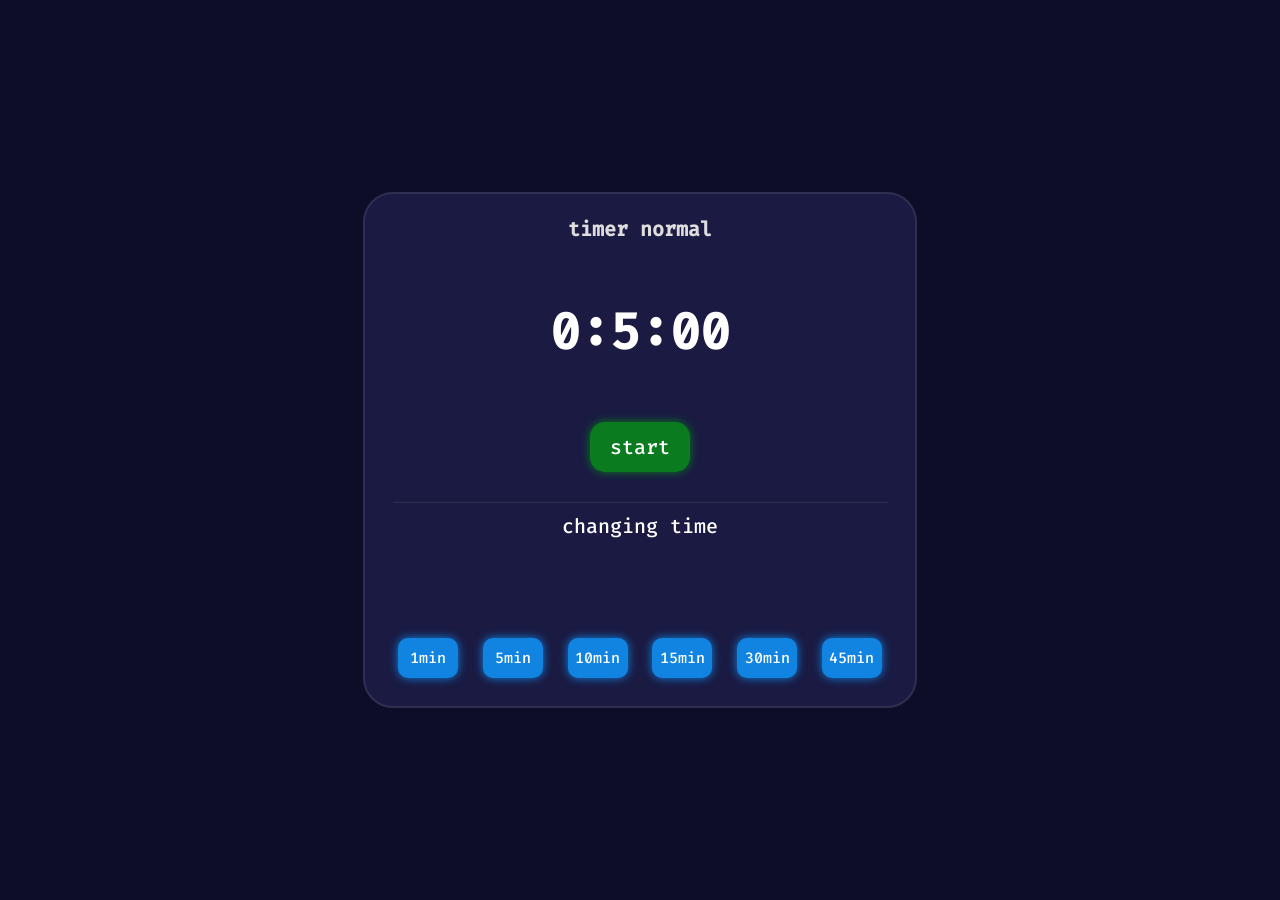
<file: index.html>
<!DOCTYPE html>
<html lang="en">

<head>

    <meta charset="UTF-8">
    <meta name="viewport" content="width=device-width, initial-scale=1.0">
    <title>Timer</title>
    <link rel="stylesheet" href="css/style.css">

</head>

<body>
    <section class="container">

        <div class="timer">
            <div class="top">
                <h3>timer normal</h3>
                <h1 id="time">0:5:00</h1>
                <div class="down">
                    <button onclick="play()" id="play"> start </button>
                    <button class="hidden" id="reset">reset</button>

                </div>
            </div>

            <div class="bottom">
                <p>changing time</p>
                <div class="down">
                    <button class="down_btn" id="1">1min</button>
                    <button class="down_btn" id="5">5min</button>
                    <button class="down_btn" id="10">10min</button>
                    <button class="down_btn" id="15">15min</button>
                    <button class="down_btn" id="30">30min</button>
                    <button class="down_btn" id="45">45min</button>
                </div>
            </div>
        </div>

    </section>

    <script src="js/script.js"></script>

</body>

</html>
</file>
<file: css/style.css>
@font-face {
     font-family: 'FiraCode';
     src: url(font/FiraCode-Medium.ttf);
 }

 :root {
     --background-color: rgb(13, 13, 40);
     --timer_bg: rgb(26, 26, 66);
     --timer_border: rgb(47, 47, 81);
 }

 * {
     margin: 0;
     font-family: 'FiraCode';
     font-size: 20px;
     text-align: center;
     transition: all 400ms ease;

 }

 body {
     background-color: var(--background-color);
     height: 100vh;

 }

 .container {
     height: 100%;
     width: 100%;
     display: flex;
     align-items: center;
     justify-content: center;
 }

 .container .timer {
     width: 550px;
     height: 500px;
     background-color: var(--timer_bg);
     border-radius: 30px;
     border: 2px solid var(--timer_border);
     display: flex;
     flex-direction: column;
     align-items: center;
     justify-content: space-around;
     padding-bottom: 1%;
 }


 .container .timer:hover {
     box-shadow: 0px 0px 30px var(--timer_border);
 }

 .container .timer .top {
     padding-top: 4%;
     height: 60%;
     display: flex;
     width: 100%;
     align-items: center;
     justify-content: flex-start;
     flex-direction: column;
     gap: 20%;

 }

 .container .timer .top h3 {
     color: rgb(221, 221, 221);
 }

 .container .timer .top .down button:hover {
     transform: translateY(-5%);
 }

 .container .timer .top .down button {
     width: 100px;
     height: 50px;
     border-radius: 15px;
     border: 0;
     color: white;
     cursor: pointer;
 }

 .container .timer .top .down {
     display: flex;
     gap: 10%;
 }

 .container .timer .top .down button#play {
     background-color: rgb(10, 123, 31);
     box-shadow: 0px 0px 10px rgb(10, 123, 31);
 }

 .container .timer .top .down button#stop {
     background-color: rgb(123, 10, 31);
     box-shadow: 0px 0px 10px rgb(123, 10, 31);
 }

 .container .timer .top .down button#reset {
     background-color: rgb(180, 163, 13);
     box-shadow: 0px 0px 10px rgb(184, 167, 10);
 }


 .container .timer .bottom {
     height: 40%;
     display: flex;
     width: 100%;
     align-items: center;
     justify-content: center;
     flex-direction: column;
     gap: 10%;
 }

 .container .timer .top h1 {
     font-size: 50px;
     color: white;
 }

 .container .timer .bottom {
     display: flex;
     align-items: center;
     justify-content: center;
     gap: 30px;
     flex-wrap: wrap;
     height: 40%;
     width: 90%;
     border-top: .5px solid var(--timer_border);

 }

 .container .timer .bottom p {
     color: white;
 }

 .container .timer .bottom .down {
     display: flex;
     gap: 5%;
     align-items: flex-end;
     justify-content: center;
     height: 60%;
     flex-wrap: wrap;
     justify-self: flex-end;
     box-sizing: border-box;
     padding-bottom: 1%;
     width: 100%;

 }

 .container .timer .bottom .down button {
     width: 60px;
     height: 40px;
     border-radius: 10px;
     font-size: 15px;
     border: 0;
     color: white;
     cursor: pointer;
     background-color: rgb(17, 132, 225);
     box-shadow: 0px 0px 10px rgb(17, 132, 225);
 }

 .container .timer .bottom .down button:hover {
     transform: translateY(-5%);
 }

 .hidden {
     display: none;
 }
</file>
